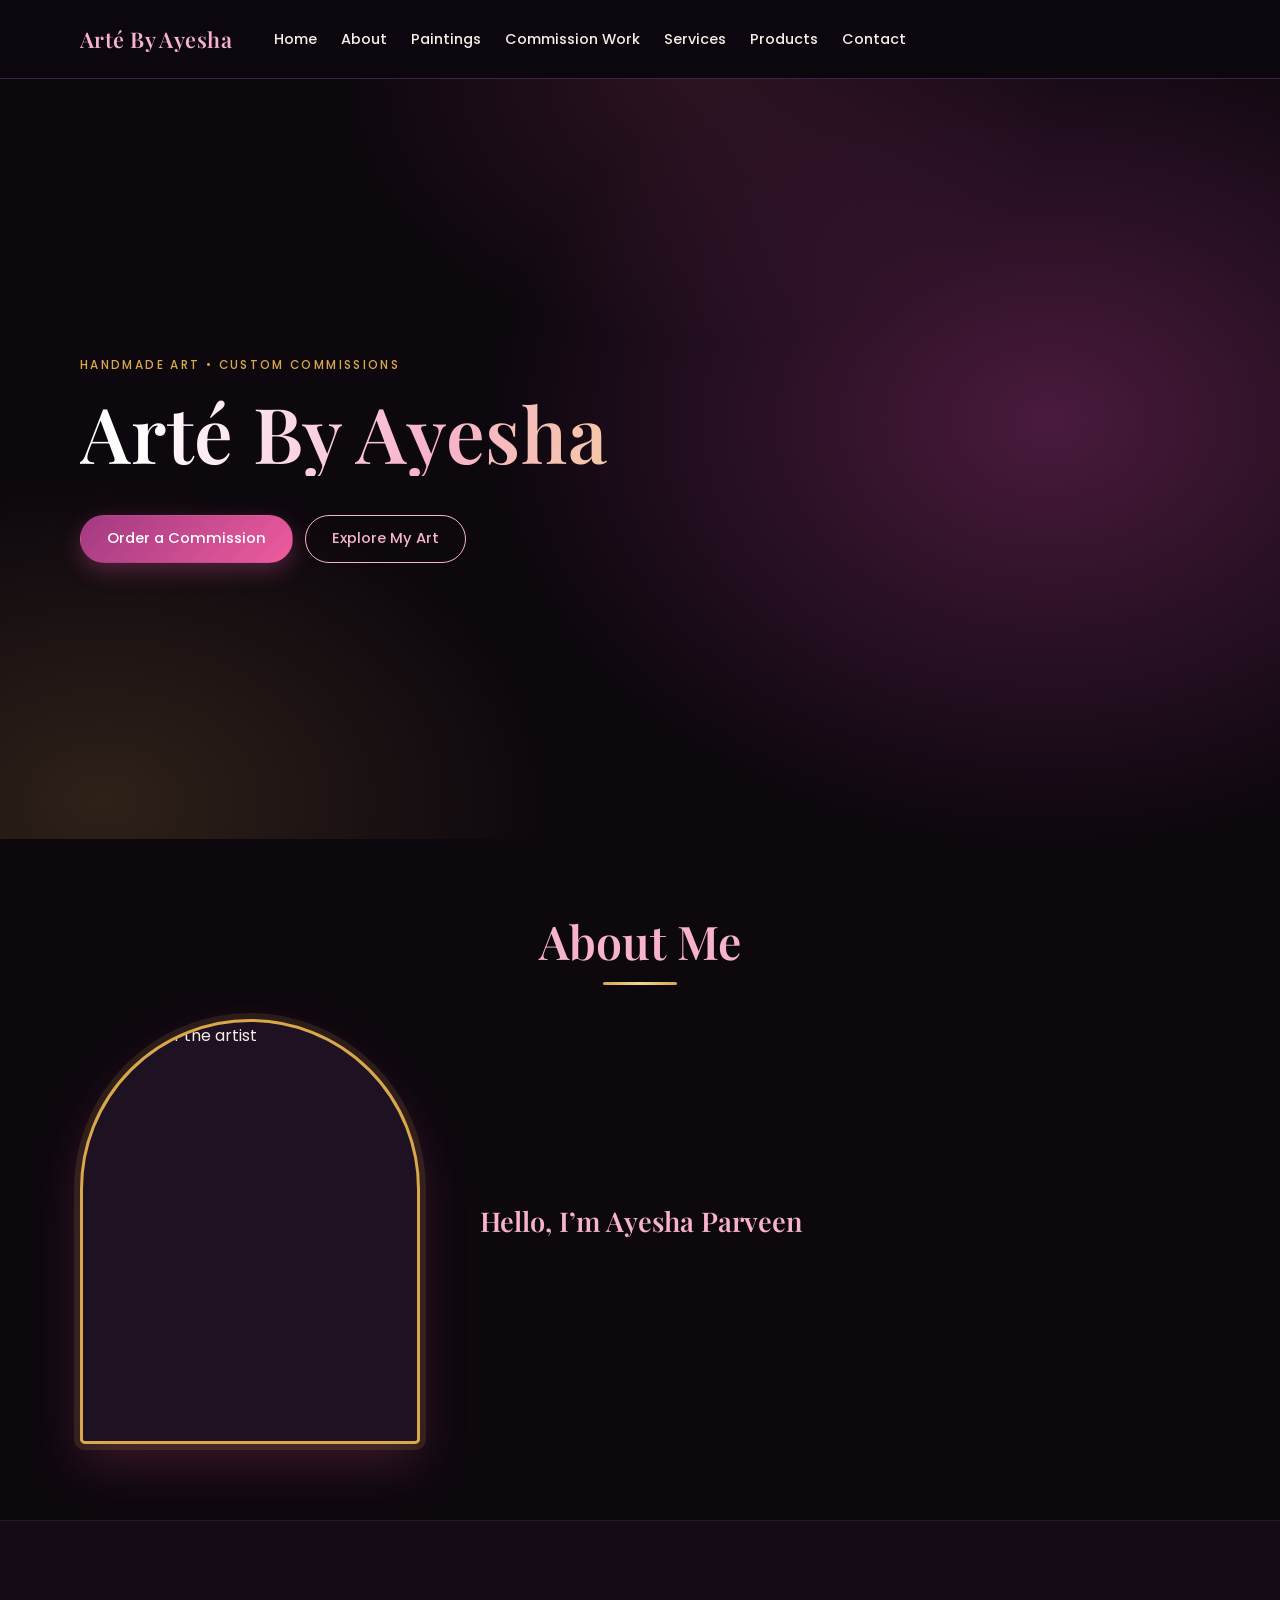
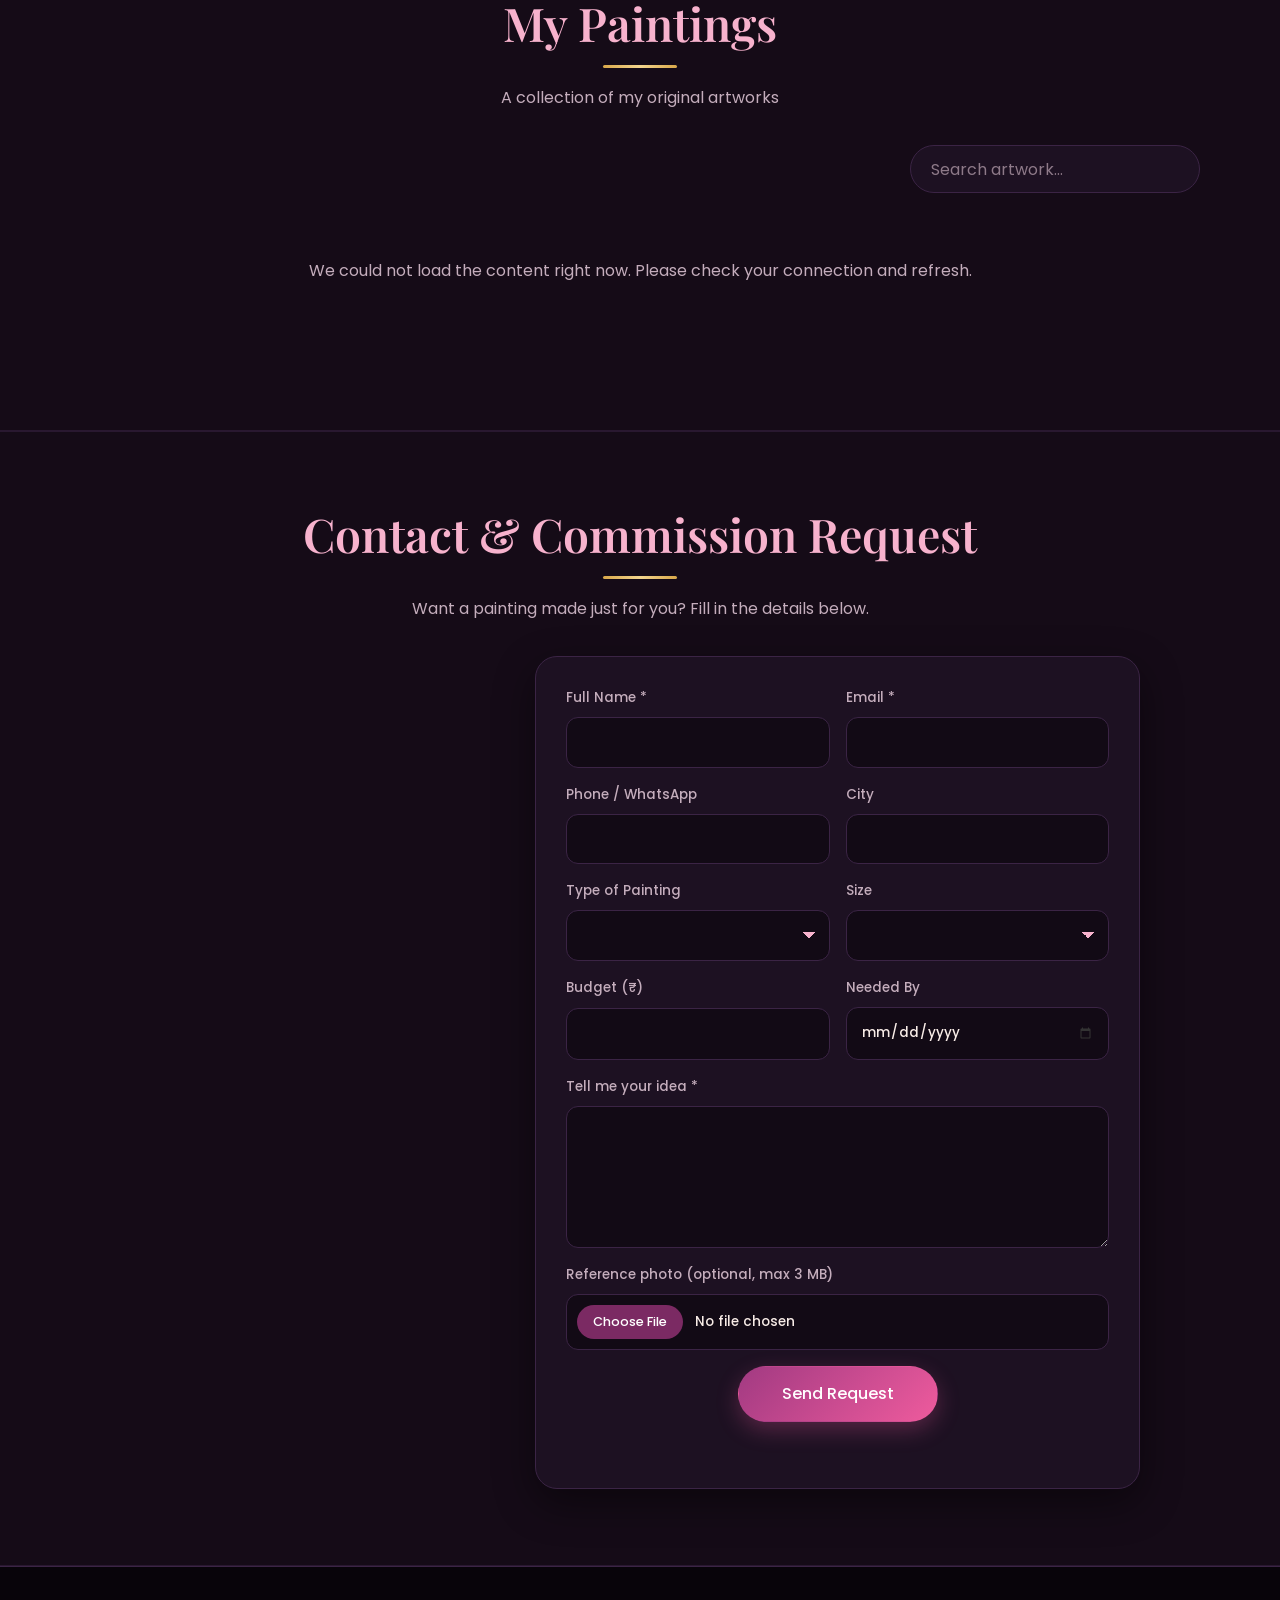
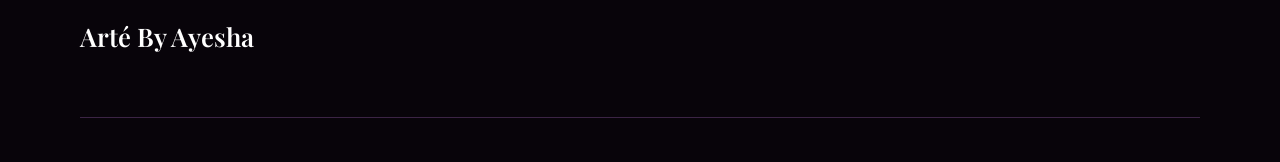
<file: index.html>
<!doctype html>
<html lang="en">
<head>
<meta charset="utf-8">
<meta name="viewport" content="width=device-width, initial-scale=1, viewport-fit=cover">
<title>Arté By Ayesha | Handmade Paintings &amp; Custom Commissions</title>
<meta name="description" content="Arté By Ayesha: handmade paintings and custom commissions by Ayesha Parveen. Where colours speak the words the heart can’t say.">
<meta name="theme-color" content="#0d070e">
<!-- CONFIG: replace the canonical URL with your GitHub Pages address (see SETUP_GUIDE.md) -->
<link rel="canonical" href="https://ayeshaprojects.github.io/arte-by-ayesha/">
<meta property="og:type" content="website">
<meta property="og:site_name" content="Arté By Ayesha">
<meta property="og:title" content="Arté By Ayesha | Handmade Paintings &amp; Custom Commissions">
<meta property="og:description" content="Where colours speak the words the heart can’t say.">
<meta property="og:image" content="assets/images/og-image.jpg">
<meta name="twitter:card" content="summary_large_image">
<meta name="mobile-web-app-capable" content="yes">
<meta name="apple-mobile-web-app-capable" content="yes">
<meta name="apple-mobile-web-app-status-bar-style" content="black-translucent">
<meta name="apple-mobile-web-app-title" content="Arté By Ayesha">
<link rel="manifest" href="manifest.webmanifest">
<link rel="icon" id="favicon" type="image/png" href="assets/images/favicon-64.png">
<link rel="apple-touch-icon" href="assets/images/apple-touch-icon.png">
<link rel="preconnect" href="https://fonts.googleapis.com">
<link rel="preconnect" href="https://fonts.gstatic.com" crossorigin>
<link href="https://fonts.googleapis.com/css2?family=Playfair+Display:wght@500;600;700&family=Poppins:wght@400;500;600&display=swap" rel="stylesheet">
<link rel="stylesheet" href="assets/css/style.css">
<script type="application/ld+json" id="ld-json">{"@context":"https://schema.org","@type":"Person","name":"Ayesha Parveen","jobTitle":"Artist","brand":{"@type":"Brand","name":"Arté By Ayesha"}}</script>
</head>
<body>
<a class="skip" href="#main">Skip to content</a>
<div id="announce" class="announce" hidden></div>
<div id="offline-bar" class="offline-bar" hidden>You’re offline. Showing the last saved content.</div>

<header class="site-header" id="top">
  <div class="wrap header-in">
    <a class="brand" href="#home" aria-label="Home">
      <img id="logo-img" class="logo" alt="" hidden width="48" height="48">
      <span id="brand-text" class="brand-text">Arté By Ayesha</span>
    </a>
    <nav id="nav" class="nav" aria-label="Main">
      <a href="#home" data-section="home">Home</a>
      <a href="#about" data-section="about">About</a>
      <a href="#gallery" data-section="gallery" id="nav-gallery">Paintings</a>
      <a href="#commissions" data-section="commissions" id="nav-commissions">Commission Work</a>
      <a href="#services" data-section="services">Services</a>
      <a href="#products" data-section="products">Products</a>
      <a href="#contact" data-section="contact">Contact</a>
      <a class="btn btn-gold js-register nav-register" href="#" hidden>REGISTER NOW</a>
      <button class="btn btn-ghost js-install nav-install" type="button" hidden>Install app</button>
    </nav>
    <a class="btn btn-gold btn-sm js-register header-register" href="#" hidden>REGISTER NOW</a>
    <button id="menu-btn" class="menu-btn" aria-label="Open menu" aria-expanded="false" aria-controls="nav"><span></span><span></span><span></span></button>
  </div>
</header>

<main id="main">
  <section id="home" class="hero" aria-labelledby="hero-title">
    <div class="hero-bg" id="hero-bg"></div>
    <div class="wrap hero-in">
      <div class="hero-copy">
        <p id="hero-eyebrow" class="eyebrow">Handmade art • Custom commissions</p>
        <h1 id="hero-title">Arté By Ayesha</h1>
        <p id="hero-tag" class="hero-tag"></p>
        <div class="hero-actions">
          <a id="hero-primary" class="btn btn-primary" href="#contact">Order a Commission</a>
          <a class="btn btn-ghost" href="#gallery">Explore My Art</a>
          <a class="btn btn-gold btn-big js-register" href="#" hidden>REGISTER NOW</a>
        </div>
      </div>
      <div class="hero-art"><img id="hero-logo" class="hero-logo" alt="Arté By Ayesha logo" hidden width="520" height="520"></div>
    </div>
  </section>

  <section id="about" class="section" aria-labelledby="about-h">
    <div class="wrap">
      <div class="sec-head"><h2 id="about-h">About Me</h2></div>
      <div class="about">
        <div class="about-img"><img id="about-img" alt="Portrait of the artist" loading="lazy" decoding="async" width="400" height="500"></div>
        <div class="about-text">
          <h3 id="about-heading">Hello, I’m Ayesha Parveen</h3>
          <p id="about-intro" class="lead"></p>
          <p id="about-details"></p>
          <div id="about-blocks" class="about-blocks"></div>
          <ul id="about-specs" class="chips"></ul>
        </div>
      </div>
    </div>
  </section>

  <section id="gallery" class="section alt" aria-labelledby="gallery-h">
    <div class="wrap">
      <div class="sec-head"><h2 id="gallery-h">My Paintings</h2><p id="gallery-sub" class="sub">A collection of my original artworks</p></div>
      <div id="gallery-extras"></div>
      <div class="toolbar">
        <div id="filters" class="filters" role="tablist" aria-label="Artwork categories"></div>
        <label class="search"><span class="sr">Search artwork</span><input id="search" type="search" placeholder="Search artwork…" autocomplete="off"></label>
      </div>
      <div id="grid" class="grid" aria-live="polite"><div class="loading">Loading artwork…</div></div>
      <div class="center"><button id="more" class="btn btn-ghost" hidden>Load more</button></div>
    </div>
  </section>

  <section id="commissions" class="section" aria-labelledby="commissions-h" hidden>
    <div class="wrap">
      <div class="sec-head"><h2 id="commissions-h">Commission Work</h2><p id="commissions-sub" class="sub">Special pieces I created for my clients</p></div>
      <div id="commission-grid" class="grid"></div>
      <div class="center"><a class="btn btn-primary" href="#contact">Order your own piece</a></div>
    </div>
  </section>

  <section id="services" class="section alt" aria-labelledby="services-h" hidden>
    <div class="wrap">
      <div class="sec-head"><h2 id="services-h">Services</h2></div>
      <div id="services-grid" class="grid grid-sm"></div>
    </div>
  </section>

  <section id="products" class="section" aria-labelledby="products-h" hidden>
    <div class="wrap">
      <div class="sec-head"><h2 id="products-h">Products</h2></div>
      <div id="products-grid" class="grid grid-sm"></div>
    </div>
  </section>

  <section id="contact" class="section alt" aria-labelledby="contact-h">
    <div class="wrap">
      <div class="sec-head"><h2 id="contact-h">Contact &amp; Commission Request</h2><p id="contact-sub" class="sub">Want a painting made just for you? Fill in the details below.</p></div>
      <div class="contact">
        <div class="contact-side">
          <ul id="contact-list" class="contact-list"></ul>
          <div class="contact-actions"><a id="wa-btn" class="btn btn-primary" href="#" hidden>WhatsApp enquiry</a><a id="form-btn" class="btn btn-ghost" href="#" hidden>Open contact form</a></div>
          <ul id="social" class="social" aria-label="Social media"></ul>
          <a class="btn btn-gold js-register side-register" href="#" hidden>REGISTER NOW</a>
        </div>
        <form id="commission-form" class="form" novalidate>
          <div class="form-grid">
            <label>Full Name *<input name="name" required maxlength="100" autocomplete="name"></label>
            <label>Email *<input name="email" type="email" required maxlength="150" autocomplete="email"></label>
            <label>Phone / WhatsApp<input name="phone" type="tel" maxlength="40" autocomplete="tel"></label>
            <label>City<input name="city" maxlength="80" autocomplete="address-level2"></label>
            <label>Type of Painting<select name="painting_type" id="f-type"></select></label>
            <label>Size<select name="size" id="f-size"></select></label>
            <label>Budget (₹)<input name="budget" inputmode="numeric" maxlength="30"></label>
            <label>Needed By<input name="needed_by" type="date" id="f-date"></label>
          </div>
          <label>Tell me your idea *<textarea name="idea" id="f-idea" rows="5" required maxlength="3000"></textarea></label>
          <label>Reference photo (optional, max 3 MB)<input name="reference" id="f-ref" type="file" accept="image/jpeg,image/png,image/webp"></label>
          <input class="hp" name="website" tabindex="-1" autocomplete="off" aria-hidden="true">
          <button class="btn btn-primary btn-big" type="submit">Send Request</button>
          <p id="form-status" class="form-status" role="status"></p>
        </form>
      </div>
    </div>
  </section>
</main>

<footer class="footer">
  <div class="wrap">
    <div class="footer-top">
      <div class="footer-brand">
        <strong id="footer-brand">Arté By Ayesha</strong><p id="footer-text"></p>
        <ul id="footer-social" class="social small" aria-label="Social media"></ul>
        <button class="btn btn-ghost btn-sm js-install" type="button" hidden>Install app</button>
      </div>
      <div id="footer-cols" class="footer-cols"></div>
    </div>
    <p id="copyright" class="copyright"></p>
  </div>
</footer>

<div id="reg-bar" class="reg-bar" hidden><a class="btn btn-gold btn-big js-register" href="#" hidden>REGISTER NOW</a></div>
<div id="toast" class="toast" role="status" hidden></div>

<div id="modal" class="modal" role="dialog" aria-modal="true" aria-labelledby="m-title" hidden>
  <div class="modal-backdrop" data-close></div>
  <div class="modal-card">
    <button class="modal-close" data-close aria-label="Close">&times;</button>
    <button class="modal-nav prev" id="m-prev" aria-label="Previous artwork">&#8249;</button>
    <button class="modal-nav next" id="m-next" aria-label="Next artwork">&#8250;</button>
    <div class="modal-img"><img id="m-img" alt=""></div>
    <div class="modal-info">
      <p id="m-cat" class="eyebrow"></p>
      <h3 id="m-title"></h3>
      <p id="m-desc" class="m-desc"></p>
      <dl id="m-meta" class="meta"></dl>
      <a id="m-enquire" class="btn btn-primary" href="#contact">Enquire about this artwork</a>
    </div>
  </div>
</div>

<script src="assets/js/config.js"></script>
<script src="assets/js/api.js"></script>
<script src="assets/js/navigation.js"></script>
<script src="assets/js/gallery.js"></script>
<script src="assets/js/pwa.js"></script>
<script src="assets/js/app.js"></script>
</body>
</html>
</file>
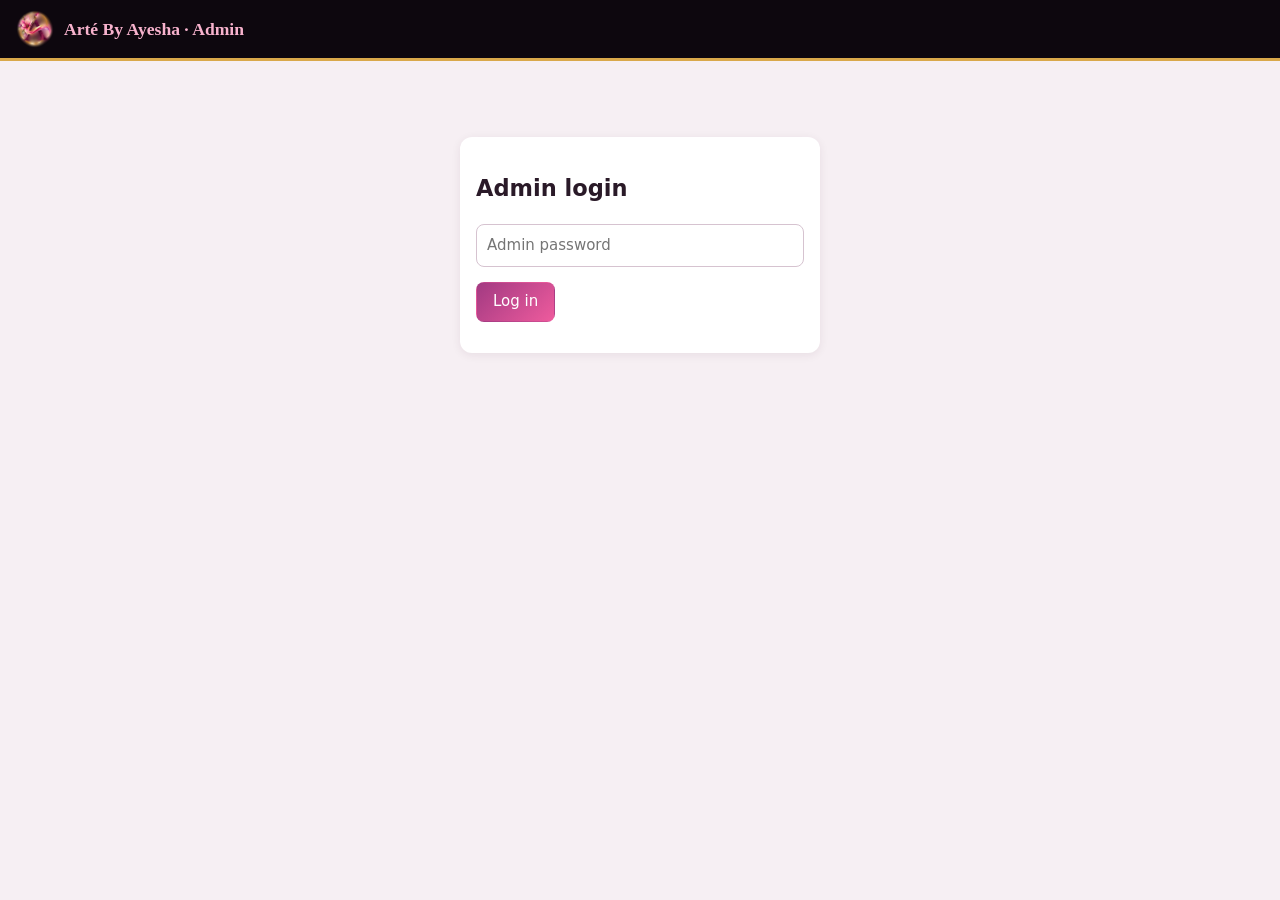
<file: admin.html>
<!doctype html>
<html lang="en"><head><meta charset="utf-8"><meta name="viewport" content="width=device-width,initial-scale=1">
<meta name="robots" content="noindex,nofollow"><meta name="theme-color" content="#0d070e"><title>Admin | Arté By Ayesha</title>
<link rel="icon" href="assets/images/favicon-64.png">
<style>
*{box-sizing:border-box}body{margin:0;font:15px/1.5 system-ui,sans-serif;background:#f6eff3;color:#2a1a28}
header{background:#0d070e;color:#f7b2cd;padding:10px 16px;display:flex;gap:12px;align-items:center;justify-content:space-between;border-bottom:3px solid #d9a84a}
header strong{display:flex;align-items:center;gap:10px;font:600 1.1rem Georgia,serif}header img{height:38px;width:auto}
main{max-width:1100px;margin:0 auto;padding:16px}button,input,select,textarea{font:inherit}
button{min-height:40px;padding:0 16px;border-radius:8px;border:1px solid #7b2a63;background:#fff;color:#7b2a63;cursor:pointer}
button.p{background:linear-gradient(135deg,#a23a82,#ee5b9d);border-color:transparent;color:#fff}button.d{color:#b3261e;border-color:#b3261e}
input,select,textarea{width:100%;padding:9px 10px;border:1px solid #d6c3d0;border-radius:8px;background:#fff;color:#2a1a28}
.tabs{display:flex;gap:6px;flex-wrap:wrap;margin-bottom:14px}.tabs button[aria-pressed=true]{background:#7b2a63;color:#fff}
.card{background:#fff;border-radius:12px;padding:16px;box-shadow:0 2px 10px rgba(60,20,50,.08);margin-bottom:14px}
table{width:100%;border-collapse:collapse;font-size:.88rem}th,td{text-align:left;padding:8px;border-bottom:1px solid #eee;vertical-align:top;max-width:220px;overflow:hidden;text-overflow:ellipsis}
.wrapx{overflow-x:auto}.row{display:flex;gap:6px;flex-wrap:wrap;align-items:center}.login{max-width:360px;margin:60px auto}
dialog{border:0;border-radius:14px;padding:0;width:min(560px,94vw);max-height:92vh}dialog form{padding:18px;display:grid;gap:10px}
label{display:grid;gap:4px;font-size:.82rem;font-weight:600}.err{color:#b3261e}.ok{color:#2f7a4b}.stats{display:grid;grid-template-columns:repeat(auto-fit,minmax(150px,1fr));gap:10px}
.stat{background:#fbf3f8;border-radius:10px;padding:12px;border:1px solid #efd9e6}.stat b{font-size:1.6rem;display:block;color:#7b2a63}.hint{color:#76607a;font-size:.82rem}
.pill{display:inline-block;padding:1px 10px;border-radius:999px;font-size:.75rem;background:#fde7f1;color:#a23a82}.pill.done{background:#e1f5e9;color:#2f7a4b}
.req{white-space:pre-line}
</style></head>
<body>
<header><strong><img src="assets/images/logo-small.png" alt="">Arté By Ayesha &middot; Admin</strong><span id="who"><button id="logout" hidden>Log out</button></span></header>
<main id="app"></main>
<dialog id="dlg"><form id="dform" method="dialog"></form></dialog>
<script src="assets/js/config.js"></script><script src="assets/js/api.js"></script><script src="assets/js/admin.js"></script>
</body></html>
</file>
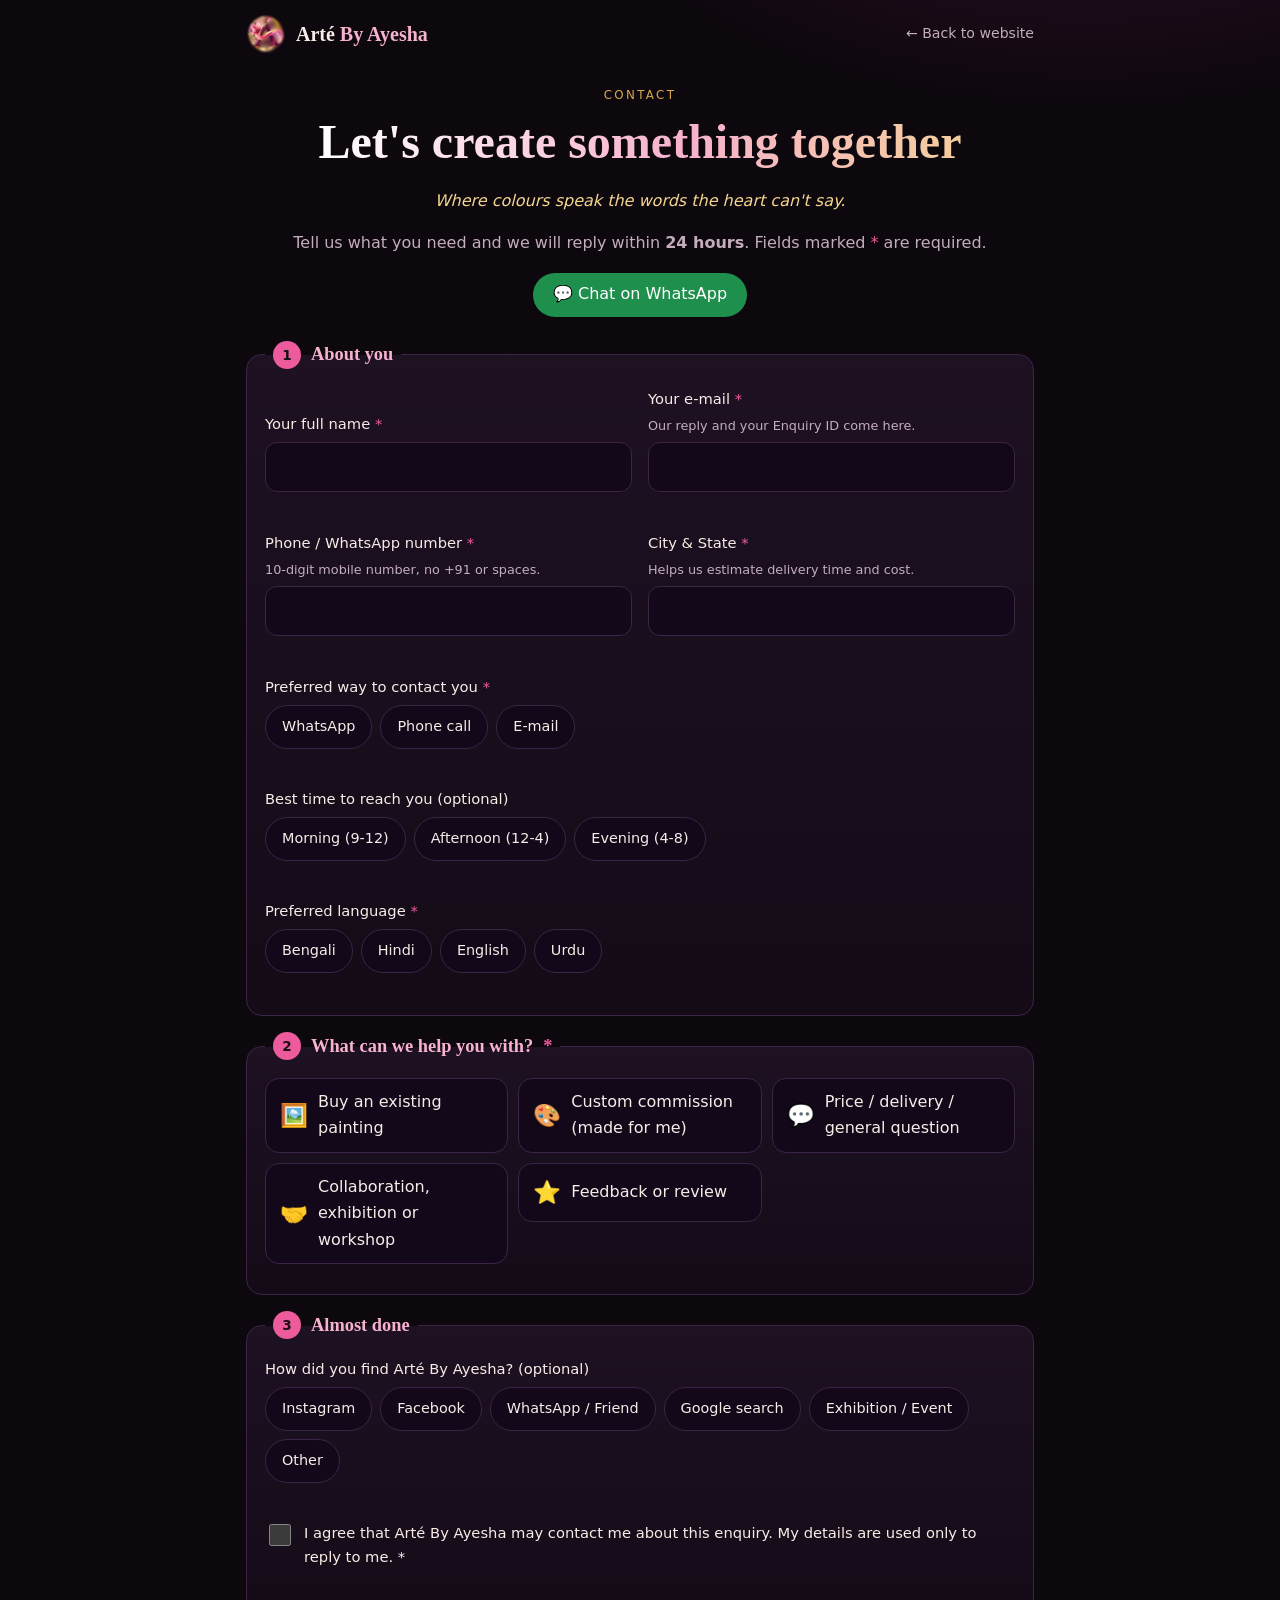
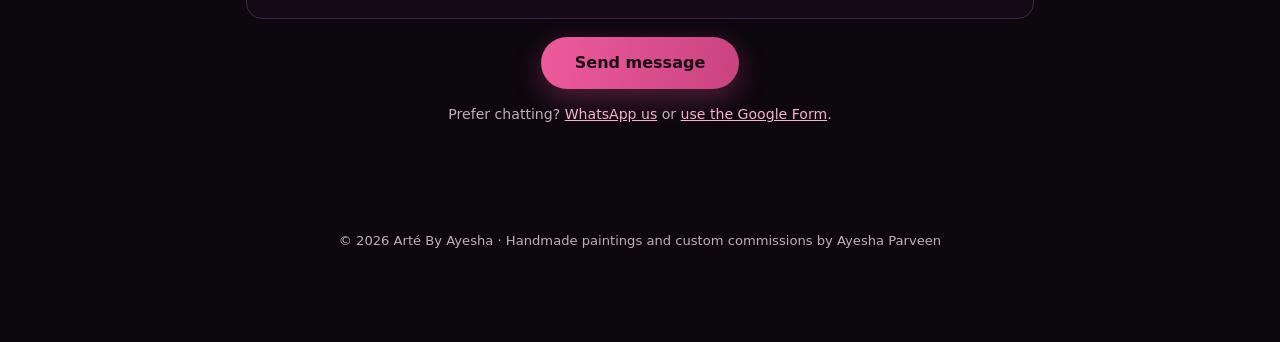
<file: contact.html>
<!doctype html>
<html lang="en">
<head>
<meta charset="utf-8">
<meta name="viewport" content="width=device-width,initial-scale=1,viewport-fit=cover">
<title>Contact – Arté By Ayesha</title>
<meta name="description" content="Contact Arté By Ayesha for handmade paintings, custom commissions, collaborations and feedback.">
<meta name="theme-color" content="#0d070e">
<link rel="icon" href="assets/images/favicon-64.png">
<link rel="stylesheet" href="assets/contact/contact.css">
</head>
<body>
<a class="skip" href="#form">Skip to the form</a>
<header class="top">
  <a class="brand" id="homeLink" href="index.html"><img src="assets/images/logo-small.png" alt="" width="40" height="40"><span>Arté <em>By Ayesha</em></span></a>
  <a class="back" id="backLink" href="index.html">&larr; Back to website</a>
</header>

<main class="wrap">
  <section class="intro">
    <p class="eyebrow">Contact</p>
    <h1>Let's create something together</h1>
    <p class="lead" id="tagline">Where colours speak the words the heart can't say.</p>
    <p class="muted">Tell us what you need and we will reply within <b id="replyWithin">24 hours</b>. Fields marked <span class="req">*</span> are required.</p>
    <a id="waTop" class="wa" href="#" hidden>Chat on WhatsApp</a>
  </section>

  <div id="notice" class="notice" role="status" hidden></div>

  <form id="form" novalidate autocomplete="on">
    <!-- honeypot: real people never see or fill this -->
    <div class="hp" aria-hidden="true"><label>Website <input type="text" name="website" tabindex="-1" autocomplete="off"></label></div>

    <fieldset class="card">
      <legend><span class="n">1</span> About you</legend>
      <div class="grid" id="fsAbout"></div>
    </fieldset>

    <fieldset class="card">
      <legend><span class="n">2</span> What can we help you with? <span class="req">*</span></legend>
      <div class="types" id="types" role="radiogroup" aria-label="Enquiry type"></div>
      <p class="err" data-err="type"></p>
    </fieldset>

    <fieldset class="card" id="fsDetails" hidden>
      <legend><span class="n">3</span> <span id="detailsTitle">Details</span></legend>
      <p class="hint" id="detailsHint"></p>
      <div class="grid" id="fsDynamic"></div>
    </fieldset>

    <fieldset class="card" id="fsFinal">
      <legend><span class="n" id="finalN">3</span> Almost done</legend>
      <div class="grid" id="fsEnd"></div>
    </fieldset>

    <div class="actions">
      <button class="btn" id="send" type="submit">Send message</button>
      <p class="muted small">Prefer chatting? <a id="waBottom" href="#" hidden>WhatsApp us</a><span id="gfWrap" hidden> or <a id="gfLink" href="#" target="_blank" rel="noopener">use the Google Form</a></span>.</p>
    </div>
    <p class="err big" id="formErr" role="alert"></p>
  </form>

  <section id="done" class="card done" hidden tabindex="-1">
    <div class="tick" aria-hidden="true">✓</div>
    <h2>Thank you, <span id="doneName"></span>!</h2>
    <p>Your message has reached Arté By Ayesha. We will reply within <b class="rw"></b> by <b id="doneMethod"></b>.</p>
    <p class="muted">A confirmation with your Enquiry ID is e-mailed to <b id="doneEmail"></b> (check Spam if you don't see it).</p>
    <p><a id="waDone" class="wa" href="#" hidden>Send reference photos on WhatsApp</a></p>
    <p><button class="btn ghost" id="again" type="button">Send another message</button></p>
  </section>
</main>

<footer class="foot">© <span id="year"></span> Arté By Ayesha · Handmade paintings and custom commissions by Ayesha Parveen</footer>
<script src="assets/contact/config.js"></script>
<script src="assets/contact/contact.js"></script>
</body>
</html>
</file>
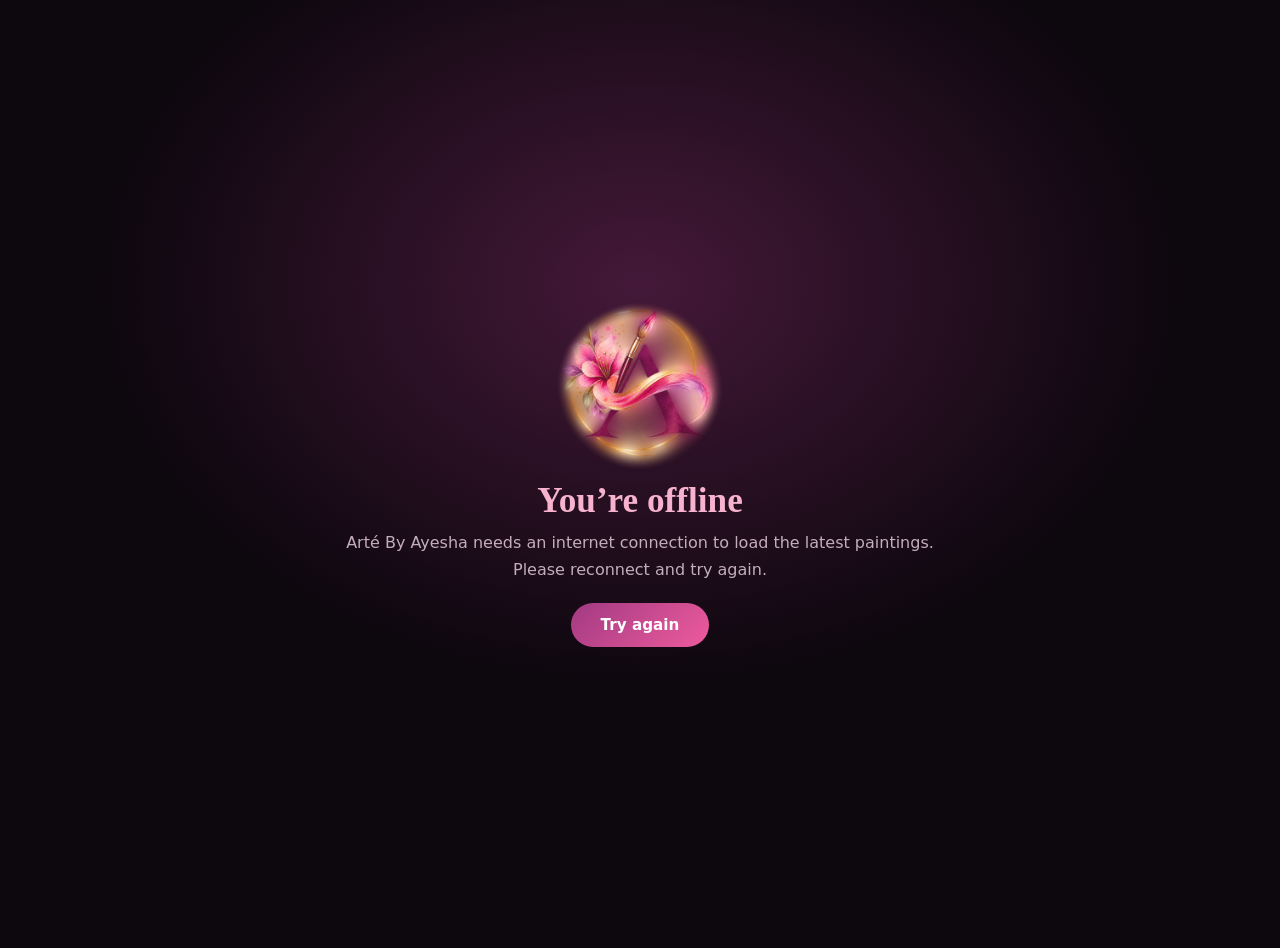
<file: offline.html>
<!doctype html>
<html lang="en"><head><meta charset="utf-8"><meta name="viewport" content="width=device-width,initial-scale=1">
<meta name="theme-color" content="#0d070e"><title>Offline | Arté By Ayesha</title>
<style>body{margin:0;min-height:100vh;display:grid;place-items:center;background:radial-gradient(60% 60% at 50% 30%,rgba(123,42,99,.5),transparent 70%),#0d070e;color:#f8ece7;font:16px/1.7 system-ui,sans-serif;text-align:center;padding:24px}
img{width:170px;height:auto;margin:0 auto 10px;display:block}h1{font:600 2.2rem Georgia,serif;margin:0 0 8px;color:#f7b2cd}p{color:#c4adbc;margin:0}
button{margin-top:20px;padding:13px 30px;border-radius:999px;border:0;background:linear-gradient(135deg,#a23a82,#ee5b9d);color:#fff;font:600 .95rem system-ui;cursor:pointer}</style></head>
<body><main><img src="assets/images/logo-small.png" alt="" width="170" height="170"><h1>You’re offline</h1><p>Arté By Ayesha needs an internet connection to load the latest paintings.<br>Please reconnect and try again.</p><button onclick="location.reload()">Try again</button></main></body></html>
</file>
<file: assets/css/style.css>
/* Arté By Ayesha - theme taken from the logo: deep plum "A", orchid pink brush stroke & lily, gold ring, on a dark aubergine-black. */
:root{
  --bg:#0d070e;--bg2:#150b17;--surface:#1d1122;--surface2:#281630;--line:#3b2445;
  --plum:#7b2a63;--plum2:#a23a82;--accent:#ee5b9d;--accent-d:#c9437f;--pink-l:#f7b2cd;
  --gold:#d9a84a;--gold-l:#f3d58f;--text:#f8ece7;--muted:#c4adbc;--ok:#7be0a4;--err:#ff8fa3;
  --r:18px;--shadow:0 14px 40px rgba(0,0,0,.45);--glow:0 0 0 1px rgba(238,91,157,.35),0 12px 36px rgba(238,91,157,.18);
  --head:'Playfair Display',Georgia,'Times New Roman',serif;--body:'Poppins',system-ui,-apple-system,'Segoe UI',Roboto,sans-serif;
  color-scheme:dark}
*{box-sizing:border-box}
html{scroll-behavior:smooth;scroll-padding-top:84px;-webkit-text-size-adjust:100%}
body{margin:0;background:var(--bg);color:var(--text);font:400 16px/1.7 var(--body);overflow-x:hidden}
body.has-regbar{padding-bottom:84px}
img{max-width:100%;display:block}a{color:inherit}
.wrap{width:100%;max-width:1180px;margin:0 auto;padding:0 16px}
.sr{position:absolute;width:1px;height:1px;overflow:hidden;clip:rect(0 0 0 0)}
.skip{position:absolute;left:-999px;top:8px;background:var(--gold);color:#1a0f12;padding:8px 14px;border-radius:8px;z-index:300;font-weight:600}.skip:focus{left:8px}
h1,h2,h3{font-family:var(--head);line-height:1.15;margin:0 0 .5em;font-weight:600}
h1{font-size:clamp(2.6rem,9vw,4.8rem);letter-spacing:.01em;background:linear-gradient(100deg,#fff 10%,var(--pink-l) 55%,var(--gold-l));-webkit-background-clip:text;background-clip:text;color:transparent}
h2{font-size:clamp(2rem,5.5vw,2.9rem);color:var(--pink-l)}h3{font-size:1.5rem}
.eyebrow{text-transform:uppercase;letter-spacing:.2em;font-size:.74rem;color:var(--gold);font-weight:500;margin:0 0 .8rem}
.lead{font-size:1.06rem}.center{text-align:center;margin-top:30px}
p{margin:0 0 1em}
.sec-head{text-align:center;margin-bottom:34px}.sec-head h2{margin-bottom:.35em}
.sec-head h2::after{content:"";display:block;width:74px;height:3px;border-radius:3px;margin:14px auto 0;background:linear-gradient(90deg,var(--gold),var(--gold-l),var(--gold))}
.sub{color:var(--muted);margin:14px 0 0}
/* buttons */
.btn{display:inline-flex;align-items:center;justify-content:center;gap:8px;min-height:48px;padding:0 26px;border-radius:999px;border:1.5px solid transparent;font:500 .92rem var(--body);text-decoration:none;cursor:pointer;transition:transform .2s,box-shadow .25s,background .25s,color .25s;text-align:center;color:inherit;background:none}
.btn:active{transform:scale(.97)}.btn-sm{min-height:40px;padding:0 18px;font-size:.78rem}
.btn-primary{background:linear-gradient(135deg,var(--plum2),var(--accent));color:#fff;box-shadow:0 8px 22px rgba(238,91,157,.28)}
.btn-primary:hover{box-shadow:0 10px 30px rgba(238,91,157,.5);transform:translateY(-1px)}
.btn-ghost{border-color:var(--pink-l);color:var(--pink-l)}.btn-ghost:hover{background:var(--pink-l);color:#2a0f22}
/* the highlighted REGISTER NOW button */
.btn-gold{position:relative;overflow:hidden;background:linear-gradient(135deg,#ffe6a3 0%,var(--gold) 55%,#c4892d 100%);color:#2a1408;font-weight:600;letter-spacing:.1em;border-color:#ffe6a3;box-shadow:0 0 0 0 rgba(243,213,143,.6),0 10px 28px rgba(217,168,74,.45);animation:pulse 2.4s infinite}
.btn-gold::after{content:"";position:absolute;top:0;left:-70%;width:45%;height:100%;background:linear-gradient(100deg,transparent,rgba(255,255,255,.65),transparent);transform:skewX(-20deg);animation:shine 3.6s infinite}
.btn-gold:hover{filter:brightness(1.07);transform:translateY(-2px) scale(1.02)}
.btn-big{min-height:56px;padding:0 34px;font-size:1rem}
@keyframes pulse{0%{box-shadow:0 0 0 0 rgba(243,213,143,.55),0 10px 28px rgba(217,168,74,.45)}70%{box-shadow:0 0 0 16px rgba(243,213,143,0),0 10px 28px rgba(217,168,74,.45)}100%{box-shadow:0 0 0 0 rgba(243,213,143,0),0 10px 28px rgba(217,168,74,.45)}}
@keyframes shine{0%,55%{left:-70%}100%{left:130%}}
[hidden]{display:none!important}
:focus-visible{outline:3px solid var(--gold-l);outline-offset:2px}
.announce{background:linear-gradient(90deg,var(--plum),var(--accent-d));color:#fff;text-align:center;padding:9px 16px;font-size:.88rem}
.offline-bar{background:#3a2a10;color:var(--gold-l);text-align:center;padding:6px 12px;font-size:.82rem}
/* header */
.site-header{position:sticky;top:0;z-index:100;background:rgba(13,7,14,.86);backdrop-filter:blur(14px);-webkit-backdrop-filter:blur(14px);border-bottom:1px solid var(--line)}
.header-in{display:flex;align-items:center;gap:12px;min-height:68px}
.brand{display:flex;align-items:center;gap:10px;text-decoration:none;margin-right:auto;min-width:0}
.logo{height:clamp(44px,7vw,56px);width:auto;max-width:90px;object-fit:contain;margin:-4px 0}
.brand-text{font:600 1.35rem var(--head);letter-spacing:.02em;white-space:nowrap;overflow:hidden;text-overflow:ellipsis;color:var(--pink-l)}
.header-register{display:none}
.menu-btn{width:46px;height:46px;border:0;background:none;display:grid;place-content:center;gap:5px;cursor:pointer}
.menu-btn span{display:block;width:24px;height:2px;background:var(--pink-l);transition:.25s;border-radius:2px}
.menu-btn[aria-expanded=true] span:nth-child(1){transform:translateY(7px) rotate(45deg)}
.menu-btn[aria-expanded=true] span:nth-child(2){opacity:0}
.menu-btn[aria-expanded=true] span:nth-child(3){transform:translateY(-7px) rotate(-45deg)}
.nav{position:fixed;inset:68px 0 auto 0;background:rgba(13,7,14,.98);display:none;flex-direction:column;padding:10px 16px 24px;border-bottom:1px solid var(--line);box-shadow:var(--shadow);max-height:calc(100vh - 68px);overflow:auto}
.nav.open{display:flex}.nav a:not(.btn){padding:15px 4px;border-bottom:1px solid var(--line);text-decoration:none;font-weight:500;color:var(--text)}
.nav a:not(.btn):hover{color:var(--accent)}.nav-register{margin-top:16px;min-height:54px}.nav-install{margin-top:10px}
/* hero */
.hero{position:relative;min-height:min(88vh,760px);display:grid;align-items:center;isolation:isolate;overflow:hidden;
  background:radial-gradient(70% 90% at 82% 45%,rgba(123,42,99,.55),transparent 62%),radial-gradient(50% 60% at 8% 95%,rgba(217,168,74,.16),transparent 70%),radial-gradient(40% 50% at 55% 0%,rgba(238,91,157,.14),transparent 70%),var(--bg)}
.hero-bg{position:absolute;inset:0;z-index:-1;background-size:cover;background-position:center;opacity:.28}
.hero-in{display:grid;gap:8px;padding-top:34px;padding-bottom:44px;align-items:center}
.hero-art{order:-1;display:grid;place-items:center}
.hero-logo{width:min(66vw,300px);height:auto;filter:drop-shadow(0 0 40px rgba(238,91,157,.35));animation:float 7s ease-in-out infinite}
@keyframes float{50%{transform:translateY(-10px)}}
.hero-tag{font-size:1.1rem;max-width:520px;margin:0 0 26px;color:var(--text);opacity:.92}
.hero-actions{display:flex;flex-wrap:wrap;gap:12px;align-items:center}.hero-actions .btn-gold{order:-1}
/* below 900px the sticky bottom bar is THE register button, so the in-page copies are hidden to avoid duplicates */
.has-regbar .hero-actions .js-register,.has-regbar .side-register{display:none!important}
/* sections */
.section{padding:76px 0}.section.alt{background:var(--bg2);border-block:1px solid rgba(59,36,69,.55)}
.about{display:grid;gap:30px;justify-items:center}
.about-img{width:min(78%,320px);aspect-ratio:4/5;border-radius:999px 999px 28px 28px;overflow:hidden;background:var(--surface);border:3px solid var(--gold);box-shadow:0 0 0 6px rgba(217,168,74,.12),0 20px 50px rgba(238,91,157,.2)}
.about-img img{width:100%;height:100%;object-fit:cover}
.about-text{width:100%}.about-text h3{color:var(--pink-l);font-size:1.7rem}.about-text p{color:#eadbe3}
.about-blocks h4{margin:18px 0 4px;font:500 .78rem var(--body);letter-spacing:.14em;text-transform:uppercase;color:var(--gold)}.about-blocks p{margin:0;color:var(--muted)}
.chips{list-style:none;display:flex;flex-wrap:wrap;gap:8px;padding:0;margin:20px 0 0}.chips li{padding:6px 15px;border:1px solid var(--gold);border-radius:999px;background:rgba(217,168,74,.08);color:var(--gold-l);font-size:.82rem}
/* gallery */
.toolbar{display:flex;flex-direction:column;gap:14px;margin:6px 0 24px}
.filters{display:flex;gap:8px;overflow-x:auto;padding-bottom:6px;scrollbar-width:thin;scrollbar-color:var(--plum) transparent}
.chip{flex:none;min-height:42px;padding:0 18px;border-radius:999px;border:1.5px solid var(--line);background:var(--surface);color:var(--text);font:500 .84rem var(--body);cursor:pointer;transition:.2s}
.chip:hover{border-color:var(--accent)}.chip[aria-selected=true]{background:linear-gradient(135deg,var(--plum2),var(--accent));border-color:transparent;color:#fff}
.search input{width:100%;min-height:48px;border-radius:999px;border:1.5px solid var(--line);padding:0 20px;font:inherit;background:var(--surface);color:var(--text)}
.search input::placeholder{color:#8e7a89}
.grid{display:grid;grid-template-columns:repeat(2,1fr);gap:12px}.grid-sm{grid-template-columns:1fr}
.loading,.empty{grid-column:1/-1;text-align:center;color:var(--muted);padding:40px 0}
.sub-h{font:600 1.6rem var(--head);margin:30px 0 14px;color:var(--gold-l)}
.card{background:var(--surface);border:1px solid var(--line);border-radius:var(--r);overflow:hidden;box-shadow:0 4px 18px rgba(0,0,0,.3);display:flex;flex-direction:column;transition:transform .3s,box-shadow .3s,border-color .3s}
.card .ph{aspect-ratio:1/1.12;background:var(--surface2);overflow:hidden;position:relative;cursor:pointer;border:0;padding:0;width:100%;display:block}
.card .ph img{width:100%;height:100%;object-fit:cover;transition:transform .6s}
.card-body{padding:14px 14px 18px;display:flex;flex-direction:column;gap:4px;flex:1;text-align:center;align-items:center}
.card h3{font-size:1.15rem;margin:0;color:var(--pink-l)}.card .cat{font-size:.68rem;letter-spacing:.14em;text-transform:uppercase;color:var(--gold);font-weight:500}
.card p{margin:0;color:var(--muted);font-size:.86rem;display:-webkit-box;-webkit-line-clamp:2;-webkit-box-orient:vertical;overflow:hidden}
.card .btn{min-height:40px;font-size:.78rem;margin-top:10px}.card-body .btn{margin-top:auto}.card-body>*+.btn{margin-top:12px}
.badge{position:absolute;top:10px;left:10px;background:rgba(13,7,14,.82);border:1px solid var(--gold);color:var(--gold-l);padding:2px 11px;border-radius:999px;font-size:.68rem;font-weight:500}
.badge.star{left:auto;right:10px;background:var(--accent);border-color:var(--accent);color:#fff}
.price{font-weight:600;color:var(--gold-l)}
.card.svc .ph,.card.prd .ph{aspect-ratio:16/10;cursor:default}
/* contact */
.contact{display:grid;gap:30px;max-width:1000px;margin:0 auto}
.contact-list{list-style:none;padding:0;margin:0 0 20px;display:grid;gap:12px}.contact-list b{display:block;font:500 .72rem var(--body);letter-spacing:.14em;text-transform:uppercase;color:var(--gold)}
.contact-list a{color:var(--pink-l)}
.contact-actions{display:flex;flex-wrap:wrap;gap:10px;margin-bottom:20px}.side-register{margin-top:18px}
.social{list-style:none;display:flex;flex-wrap:wrap;gap:10px;padding:0;margin:0}.social a{width:46px;height:46px;border-radius:50%;border:1.5px solid var(--line);display:grid;place-items:center;background:var(--surface);text-decoration:none;font-weight:600;color:var(--pink-l);transition:.2s}
.social a:hover{background:var(--accent);color:#fff;border-color:var(--accent)}.social.small a{width:40px;height:40px}
.social svg{width:20px;height:20px;fill:none;stroke:currentColor;stroke-width:1.8;stroke-linecap:round;stroke-linejoin:round}
.form{display:grid;gap:16px;background:var(--surface);border:1px solid var(--line);padding:22px 18px;border-radius:22px;box-shadow:var(--shadow)}
.form-grid{display:grid;gap:16px}
.form label{display:grid;gap:7px;font-size:.84rem;color:var(--muted);font-weight:500}
.form input,.form textarea,.form select{font:inherit;color:var(--text);padding:13px 14px;border:1.5px solid var(--line);border-radius:12px;background:#120a15;width:100%;min-height:48px}
.form select{appearance:none;background-image:linear-gradient(45deg,transparent 50%,var(--pink-l) 50%),linear-gradient(135deg,var(--pink-l) 50%,transparent 50%);background-position:calc(100% - 20px) 21px,calc(100% - 14px) 21px;background-size:6px 6px;background-repeat:no-repeat;padding-right:38px}
.form input:focus,.form textarea:focus,.form select:focus{outline:none;border-color:var(--accent);box-shadow:0 0 0 3px rgba(238,91,157,.25)}
.form input[type=file]{padding:10px;min-height:0}.form input[type=file]::file-selector-button{margin-right:12px;border:0;border-radius:999px;padding:8px 16px;background:var(--plum);color:#fff;font:500 .8rem var(--body);cursor:pointer}
.form ::-webkit-calendar-picker-indicator{filter:invert(.8)}
.form .btn{justify-self:center;min-width:200px}
.hp{position:absolute!important;left:-9999px;height:0;width:0;opacity:0}.form-status{margin:0;min-height:1.4em;font-size:.9rem;text-align:center}.form-status.ok{color:var(--ok)}.form-status.err{color:var(--err)}
/* footer */
.footer{background:#08040a;border-top:1px solid var(--line);color:#e9dce4;padding:52px 0 26px}.footer-top{display:grid;gap:30px}
.footer-brand strong{font:600 1.6rem var(--head);color:#fff}.footer-brand p{color:var(--muted);margin:8px 0 14px;max-width:340px}.footer-brand .social{margin-bottom:14px}
.footer-cols{display:grid;grid-template-columns:repeat(2,1fr);gap:24px}.footer-cols h4{margin:0 0 12px;font:500 .74rem var(--body);letter-spacing:.18em;text-transform:uppercase;color:var(--gold)}
.footer-cols ul{list-style:none;margin:0;padding:0;display:grid;gap:9px}.footer-cols a{text-decoration:none;color:#e9dce4}.footer-cols a:hover{color:var(--gold-l);text-decoration:underline}
.copyright{border-top:1px solid var(--line);margin:34px 0 0;padding-top:18px;font-size:.82rem;color:#9a8794;text-align:center}
/* sticky mobile register bar */
.reg-bar{position:fixed;left:0;right:0;bottom:0;z-index:90;padding:10px 16px calc(10px + env(safe-area-inset-bottom));background:linear-gradient(180deg,rgba(13,7,14,0),rgba(13,7,14,.94) 40%)}
.reg-bar .btn{width:100%}
.toast{position:fixed;left:50%;bottom:96px;transform:translateX(-50%);z-index:400;background:var(--surface2);border:1px solid var(--gold);color:var(--text);padding:12px 18px;border-radius:14px;max-width:min(92vw,420px);font-size:.88rem;box-shadow:var(--shadow);text-align:center}
.toast button{margin-left:10px;border:0;background:var(--gold);color:#2a1408;border-radius:999px;padding:4px 14px;font:600 .8rem var(--body);cursor:pointer}
/* modal */
.modal{position:fixed;inset:0;z-index:200;display:grid;place-items:center;padding:12px}.modal-backdrop{position:absolute;inset:0;background:rgba(5,2,6,.86)}
.modal-card{position:relative;background:var(--surface);border:1px solid var(--line);border-radius:var(--r);width:100%;max-width:1000px;max-height:94vh;overflow:auto;display:grid}
.modal-img{background:#07030a;display:grid;place-items:center;min-height:260px}.modal-img img{max-height:62vh;width:100%;object-fit:contain}
.modal-info{padding:22px}.modal-info h3{color:var(--pink-l);font-size:1.8rem}.m-desc{color:var(--muted);white-space:pre-line}
.meta{display:grid;grid-template-columns:auto 1fr;gap:6px 16px;margin:16px 0 22px;font-size:.9rem}.meta dt{color:var(--gold)}.meta dd{margin:0;font-weight:500}
.modal-close{position:absolute;top:8px;right:8px;z-index:3;width:44px;height:44px;border-radius:50%;border:0;background:rgba(13,7,14,.85);color:#fff;font-size:1.8rem;cursor:pointer;line-height:1}
.modal-nav{position:absolute;top:30%;z-index:3;width:44px;height:44px;border-radius:50%;border:0;background:rgba(13,7,14,.75);color:#fff;font-size:2rem;line-height:1;cursor:pointer}.prev{left:8px}.next{right:8px}
body.lock{overflow:hidden}
@media(min-width:640px){.grid{grid-template-columns:repeat(3,1fr);gap:18px}.grid-sm{grid-template-columns:repeat(2,1fr)}.toolbar{flex-direction:row;justify-content:space-between;align-items:center}.search{width:290px}.footer-cols{grid-template-columns:repeat(3,1fr)}.form-grid{grid-template-columns:1fr 1fr}.form{padding:30px}}
@media(min-width:900px){
  body.has-regbar{padding-bottom:0}.reg-bar{display:none!important}
  .wrap{padding:0 30px}.header-in{min-height:78px}.menu-btn{display:none}.header-register{display:inline-flex}.nav-register,.nav-install{display:none}
  .nav{position:static;display:flex;flex-direction:row;gap:24px;padding:0;border:0;box-shadow:none;background:none;max-height:none;margin-right:auto;overflow:visible}
  .nav a:not(.btn){border:0;padding:6px 0;font-size:.9rem;position:relative}.nav a:not(.btn)::after{content:"";position:absolute;left:0;bottom:0;height:2px;width:0;background:var(--accent);transition:width .25s}.nav a:not(.btn):hover::after{width:100%}
  .brand{margin-right:30px}.header-in{justify-content:space-between}
  .has-regbar .hero-actions .js-register{display:inline-flex!important}.has-regbar .side-register{display:inline-flex!important}
  .hero-in{grid-template-columns:1.4fr 1fr;gap:30px}.hero-art{order:0}.hero-logo{width:min(100%,480px)}
  .about{grid-template-columns:340px 1fr;gap:60px;align-items:center;justify-items:stretch}.about-img{width:100%}
  .grid{grid-template-columns:repeat(3,1fr);gap:24px}.grid-sm{grid-template-columns:repeat(3,1fr)}
  .card:hover{transform:translateY(-6px);box-shadow:var(--glow);border-color:rgba(238,91,157,.5)}.card:hover .ph img{transform:scale(1.06)}
  .contact{grid-template-columns:.8fr 1.4fr;gap:50px;align-items:start}.footer-top{grid-template-columns:1fr 2fr}
  .modal-card{grid-template-columns:1.25fr 1fr}.modal-img img{max-height:90vh;height:100%}.modal-info{padding:36px;align-self:center}.modal-nav{top:45%}}
@media(max-width:520px){.has-logo .brand-text{font-size:1.15rem}.hero-actions .btn{flex:1 1 auto}}
@media(prefers-reduced-motion:reduce){*,*::before,*::after{animation:none!important;transition:none!important;scroll-behavior:auto!important}}
</file>
<file: assets/contact/contact.css>
:root{--bg:#0d070e;--bg2:#150b17;--surface:#1d1122;--surface2:#281630;--line:#3b2445;--plum:#7b2a63;--accent:#ee5b9d;--accent-d:#c9437f;--pink-l:#f7b2cd;--gold:#d9a84a;--gold-l:#f3d58f;--text:#f8ece7;--muted:#c4adbc;--ok:#7be0a4;--err:#ff8fa3;--r:16px;
--head:'Playfair Display',Georgia,'Times New Roman',serif;--body:'Poppins',system-ui,-apple-system,'Segoe UI',Roboto,sans-serif;color-scheme:dark}
*{box-sizing:border-box}
html{-webkit-text-size-adjust:100%}
body{margin:0;background:radial-gradient(900px 500px at 85% -10%,rgba(123,42,99,.35),transparent 60%),var(--bg);color:var(--text);font:400 16px/1.65 var(--body);min-height:100vh;overflow-x:hidden}
a{color:var(--pink-l)}
.skip{position:absolute;left:-999px;top:8px;background:var(--gold);color:#1a0f12;padding:8px 14px;border-radius:8px;z-index:50;font-weight:600}.skip:focus{left:8px}
.wrap{width:100%;max-width:820px;margin:0 auto;padding:0 16px 40px}
.top{display:flex;align-items:center;justify-content:space-between;gap:12px;max-width:820px;margin:0 auto;padding:14px 16px}
.brand{display:flex;align-items:center;gap:10px;text-decoration:none;color:var(--text);font:600 1.25rem var(--head)}.brand em{color:var(--pink-l);font-style:normal}
.brand img{border-radius:50%}
.back{font-size:.88rem;text-decoration:none;color:var(--muted)}.back:hover{color:var(--gold-l)}
.intro{padding:18px 0 8px;text-align:center}
.eyebrow{text-transform:uppercase;letter-spacing:.2em;font-size:.74rem;color:var(--gold);margin:0 0 .5rem}
h1{font:600 clamp(2rem,7vw,3rem)/1.15 var(--head);margin:0 0 .4em;background:linear-gradient(100deg,#fff 10%,var(--pink-l) 55%,var(--gold-l));-webkit-background-clip:text;background-clip:text;color:transparent}
h2{font:600 1.8rem var(--head);color:var(--pink-l);margin:0 0 .4em}
.lead{font-style:italic;color:var(--gold-l);margin:0 0 .6em}
.muted{color:var(--muted)}.small{font-size:.88rem}
.req{color:var(--accent)}
.notice{background:var(--surface2);border:1px solid var(--gold);border-radius:12px;padding:12px 16px;margin:12px 0;color:var(--gold-l)}
.card{background:linear-gradient(180deg,var(--surface),var(--bg2));border:1px solid var(--line);border-radius:var(--r);padding:18px 18px 8px;margin:16px 0;min-width:0}
.card[hidden]{display:none}
legend{padding:0 8px;font:600 1.15rem var(--head);color:var(--pink-l);display:flex;align-items:center;gap:10px;max-width:100%}
.n{display:inline-grid;place-items:center;width:28px;height:28px;border-radius:50%;background:var(--accent);color:#1a0f12;font:600 .85rem var(--body);flex:none}
.grid{display:grid;grid-template-columns:1fr 1fr;gap:4px 16px}
.field{display:flex;flex-direction:column;justify-content:flex-end;margin-bottom:14px;min-width:0}
.field.full{grid-column:1/-1}
.field>label,.field>.lbl{font-weight:500;font-size:.92rem;margin-bottom:6px}
.field .help{font-size:.8rem;color:var(--muted);margin:-2px 0 6px}
input[type=text],input[type=email],input[type=tel],input[type=url],input[type=date],select,textarea{width:100%;min-height:48px;padding:11px 14px;border-radius:12px;border:1.5px solid var(--line);background:#12081a;color:var(--text);font:inherit;font-size:16px}
textarea{min-height:110px;resize:vertical}
input:focus,select:focus,textarea:focus{outline:none;border-color:var(--accent);box-shadow:0 0 0 3px rgba(238,91,157,.25)}
.invalid input,.invalid select,.invalid textarea{border-color:var(--err)}
.err{color:var(--err);font-size:.84rem;min-height:1.2em;margin:4px 0 0}
.err.big{font-size:.95rem;text-align:center;margin:12px 0}
.opts{display:flex;flex-wrap:wrap;gap:8px}
.opt{position:relative}
.opt input{position:absolute;opacity:0;inset:0;width:100%;height:100%;margin:0;cursor:pointer}
.opt span{display:inline-block;padding:9px 16px;border:1.5px solid var(--line);border-radius:999px;background:#12081a;font-size:.9rem;cursor:pointer}
.opt input:checked+span{background:var(--accent);border-color:var(--accent);color:#1a0f12;font-weight:600}
.opt input:focus-visible+span{box-shadow:0 0 0 3px rgba(238,91,157,.4)}
.types{display:grid;grid-template-columns:repeat(auto-fit,minmax(220px,1fr));gap:10px;margin-bottom:6px}
.type{position:relative}
.type input{position:absolute;opacity:0;inset:0;width:100%;height:100%;margin:0;cursor:pointer}
.type span{display:flex;align-items:center;gap:10px;min-height:56px;padding:10px 14px;border:1.5px solid var(--line);border-radius:14px;background:#12081a;cursor:pointer}
.type b{font-size:1.4rem}
.type input:checked+span{border-color:var(--accent);background:rgba(238,91,157,.14);box-shadow:0 0 0 1px var(--accent)}
.type input:focus-visible+span{box-shadow:0 0 0 3px rgba(238,91,157,.4)}
.rating .opt span{min-width:48px;text-align:center}
.consent{display:flex;gap:10px;align-items:flex-start;cursor:pointer}
.consent input{width:22px;height:22px;margin-top:3px;accent-color:var(--accent);flex:none}
.hint{color:var(--muted);font-size:.9rem;margin:0 0 12px}
.hp{position:absolute;left:-9999px;width:1px;height:1px;overflow:hidden}
.btn{display:inline-flex;align-items:center;justify-content:center;min-height:52px;padding:0 34px;border-radius:999px;border:0;background:linear-gradient(100deg,var(--accent),var(--accent-d));color:#1a0f12;font:600 1rem var(--body);cursor:pointer;box-shadow:0 10px 30px rgba(238,91,157,.3)}
.btn:disabled{opacity:.6;cursor:wait}
.btn.ghost{background:none;border:1.5px solid var(--accent);color:var(--pink-l);box-shadow:none}
.actions{text-align:center;margin-top:18px}
.wa{display:inline-flex;align-items:center;gap:8px;min-height:44px;padding:0 20px;border-radius:999px;background:#1f8f4d;color:#fff;text-decoration:none;font-weight:500}
.done{text-align:center;padding:30px 18px}
.tick{width:64px;height:64px;border-radius:50%;background:var(--ok);color:#0b2416;display:grid;place-items:center;font-size:2rem;margin:0 auto 12px}
.foot{text-align:center;color:var(--muted);font-size:.82rem;padding:20px 16px 90px}
@media(max-width:640px){.grid{grid-template-columns:1fr}.card{padding:16px 14px 6px}.btn{width:100%}}
@media(prefers-reduced-motion:reduce){*{transition:none!important;animation:none!important}}
</file>
